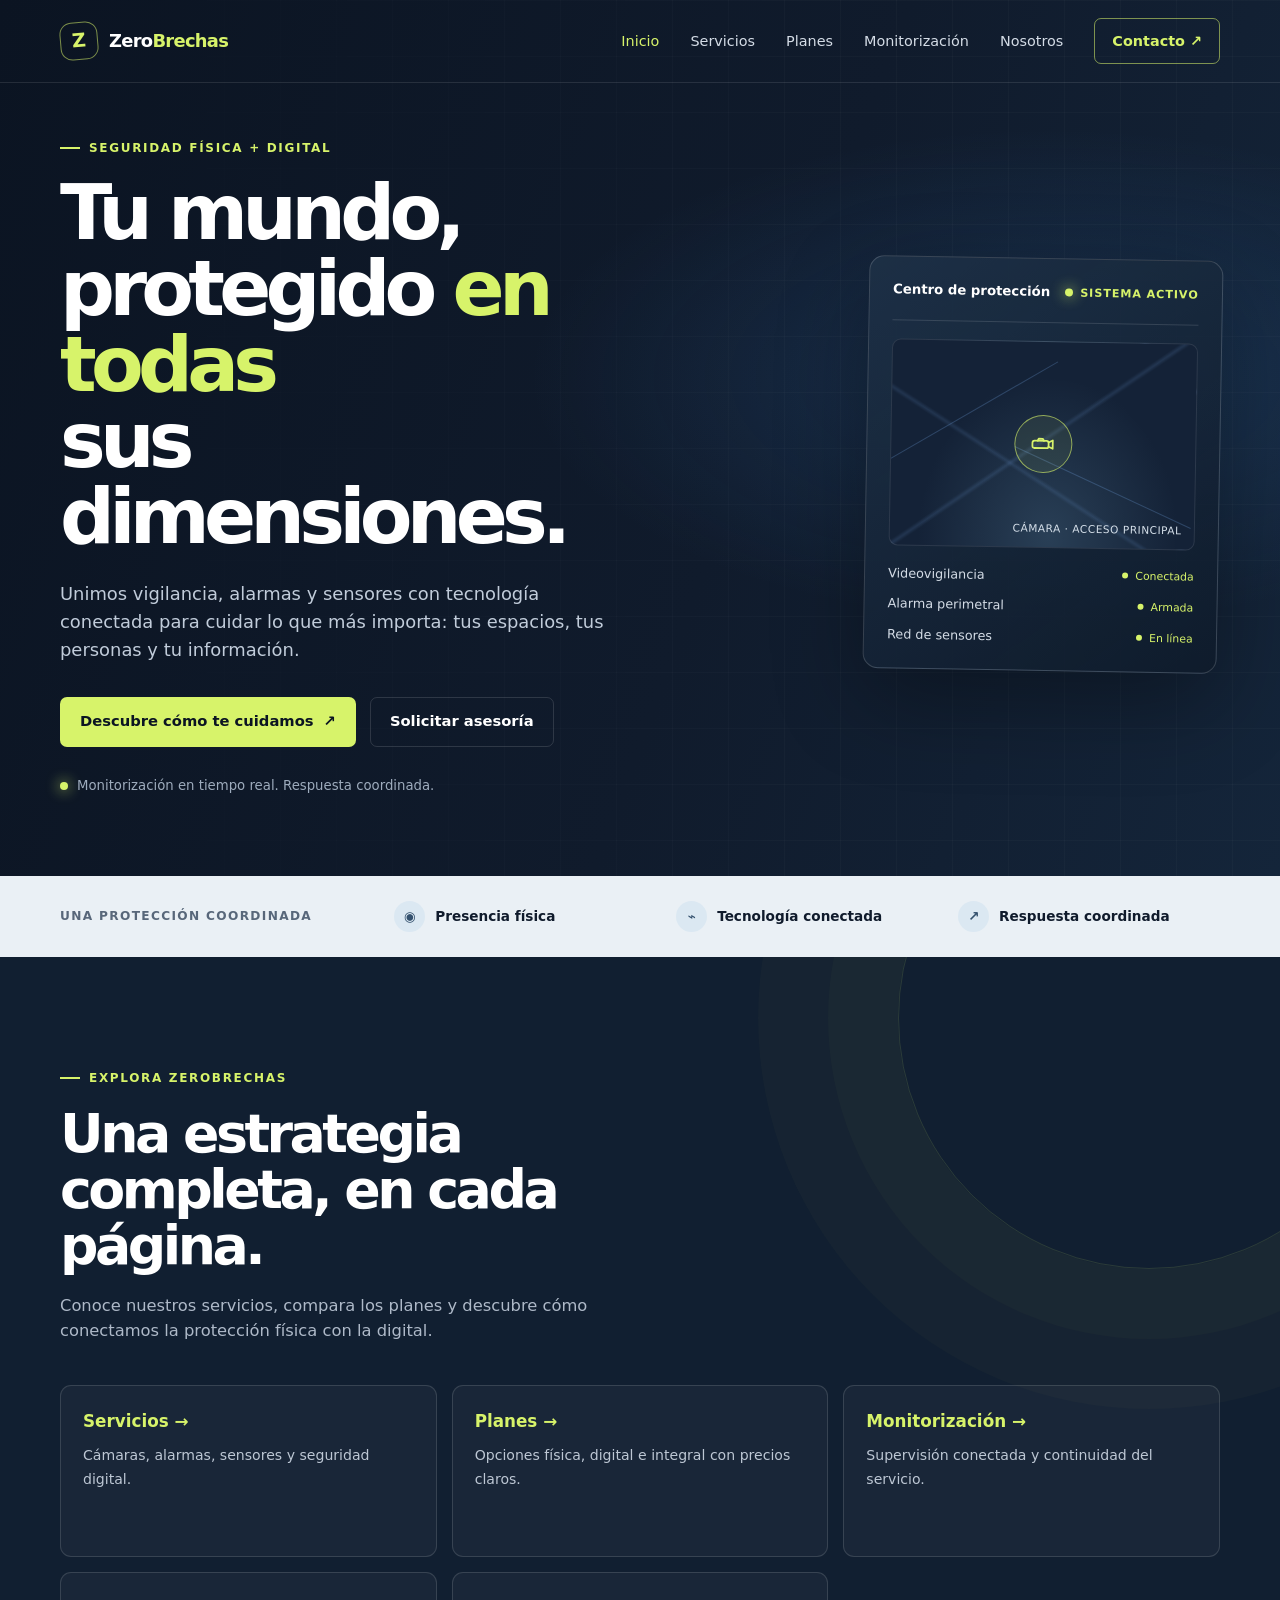
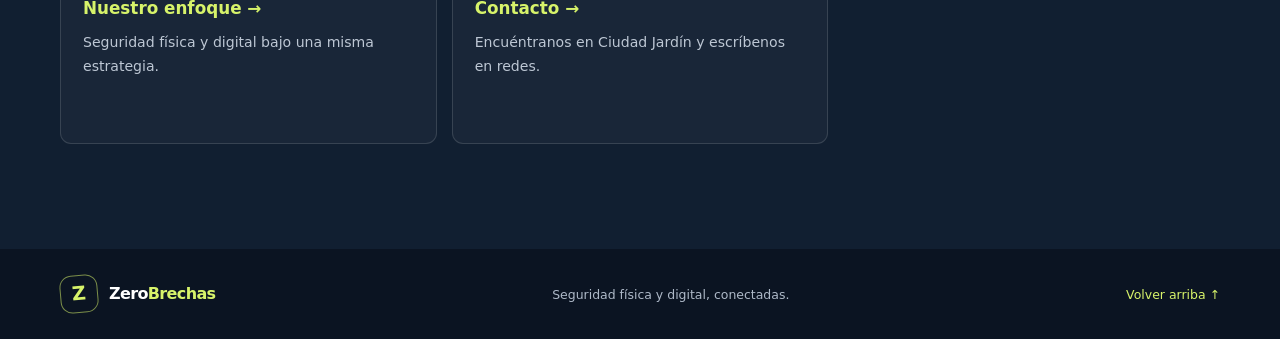
<file: index.html>
<!doctype html>
<html lang="es">
<head>
  <meta charset="utf-8">
  <meta name="viewport" content="width=device-width, initial-scale=1">
  <meta name="theme-color" content="#101b2c">
  <meta name="description" content="Seguridad física y digital conectadas: cámaras, alarmas, sensores y monitorización.">
  <title>Seguridad conectada, protección completa | ZeroBrechas</title>
  <link rel="stylesheet" href="styles.css">
</head>
<body id="top">
  <header class="site-header">
    <nav class="nav wrap" aria-label="Navegación principal">
      <a class="brand" href="index.html" aria-label="ZeroBrechas, inicio">
        <span class="brand-mark" aria-hidden="true">Z</span>
        <span class="brand-name">Zero<span>Brechas</span></span>
      </a>
      <button class="menu-toggle" type="button" aria-expanded="false" aria-controls="nav-links">Menú</button>
      <div class="nav-links" id="nav-links">
        <a data-page-link href="index.html">Inicio</a>
        <a data-page-link href="servicios.html">Servicios</a>
        <a data-page-link href="planes.html">Planes</a>
        <a data-page-link href="monitorizacion.html">Monitorización</a>
        <a data-page-link href="empresa.html">Nosotros</a>
        <a class="nav-cta" data-page-link href="contacto.html">Contacto <span aria-hidden="true">↗</span></a>
      </div>
    </nav>
  </header>
  <main>
    <section class="hero" id="inicio">
      <div class="hero-inner wrap">
        <div>
          <p class="eyebrow">Seguridad física + digital</p>
          <h1>Tu mundo,<br>protegido <span>en todas</span><br>sus dimensiones.</h1>
          <p class="hero-copy">Unimos vigilancia, alarmas y sensores con tecnología conectada para cuidar lo que más importa: tus espacios, tus personas y tu información.</p>
          <div class="hero-actions">
            <a class="button button-primary" href="servicios.html">Descubre cómo te cuidamos <span aria-hidden="true">↗</span></a>
            <a class="button button-quiet" href="contacto.html">Solicitar asesoría</a>
          </div>
          <div class="hero-note"><span class="live-dot" aria-hidden="true"></span> Monitorización en tiempo real. Respuesta coordinada.</div>
        </div>
        <div class="control-card" aria-label="Representación del panel de monitorización">
          <div class="control-top">
            <span class="control-title">Centro de protección</span>
            <span class="status"><span class="live-dot" aria-hidden="true"></span> SISTEMA ACTIVO</span>
          </div>
          <div class="screen">
            <span class="camera-frame" aria-hidden="true">
              <svg viewBox="0 0 24 24" fill="none" stroke="currentColor" stroke-width="1.7" stroke-linecap="round" stroke-linejoin="round"><path d="M4 8.5h11.5a2 2 0 0 1 2 2v3a2 2 0 0 1-2 2H4a2 2 0 0 1-2-2v-3a2 2 0 0 1 2-2Z"/><path d="m17.5 10 4-2v8l-4-2M7 8.5l1-2h4l1 2"/></svg>
            </span>
            <span class="screen-label">CÁMARA · ACCESO PRINCIPAL</span>
          </div>
          <div class="sensor-list">
            <div class="sensor-row"><span>Videovigilancia</span><span class="sensor-state">Conectada</span></div>
            <div class="sensor-row"><span>Alarma perimetral</span><span class="sensor-state">Armada</span></div>
            <div class="sensor-row"><span>Red de sensores</span><span class="sensor-state">En línea</span></div>
          </div>
        </div>
      </div>
    </section>
    <div class="trust-strip" aria-label="Principios del servicio">
      <div class="trust-inner wrap">
        <span class="trust-lead">Una protección coordinada</span>
        <span class="trust-item"><span class="trust-icon" aria-hidden="true">◉</span> Presencia física</span>
        <span class="trust-item"><span class="trust-icon" aria-hidden="true">⌁</span> Tecnología conectada</span>
        <span class="trust-item"><span class="trust-icon" aria-hidden="true">↗</span> Respuesta coordinada</span>
      </div>
    </div>
    <section class="section approach">
      <div class="wrap">
        <div class="section-heading">
          <p class="eyebrow">Explora ZeroBrechas</p>
          <h2>Una estrategia completa, en cada página.</h2>
          <p>Conoce nuestros servicios, compara los planes y descubre cómo conectamos la protección física con la digital.</p>
        </div>
        <div class="home-links">
          <a class="home-link-card" href="servicios.html"><strong>Servicios →</strong><span>Cámaras, alarmas, sensores y seguridad digital.</span></a>
          <a class="home-link-card" href="planes.html"><strong>Planes →</strong><span>Opciones física, digital e integral con precios claros.</span></a>
          <a class="home-link-card" href="monitorizacion.html"><strong>Monitorización →</strong><span>Supervisión conectada y continuidad del servicio.</span></a>
          <a class="home-link-card" href="empresa.html"><strong>Nuestro enfoque →</strong><span>Seguridad física y digital bajo una misma estrategia.</span></a>
          <a class="home-link-card" href="contacto.html"><strong>Contacto →</strong><span>Encuéntranos en Ciudad Jardín y escríbenos en redes.</span></a>
        </div>
      </div>
    </section>
  </main>
  <footer class="footer">
    <div class="footer-inner wrap">
      <a class="brand" href="index.html"><span class="brand-mark" aria-hidden="true">Z</span><span class="brand-name">Zero<span>Brechas</span></span></a>
      <p class="footer-note">Seguridad física y digital, conectadas.</p>
      <a class="back-top" href="#top">Volver arriba ↑</a>
    </div>
  </footer>
  <script src="script.js" defer></script>
</body>
</html>
</file>
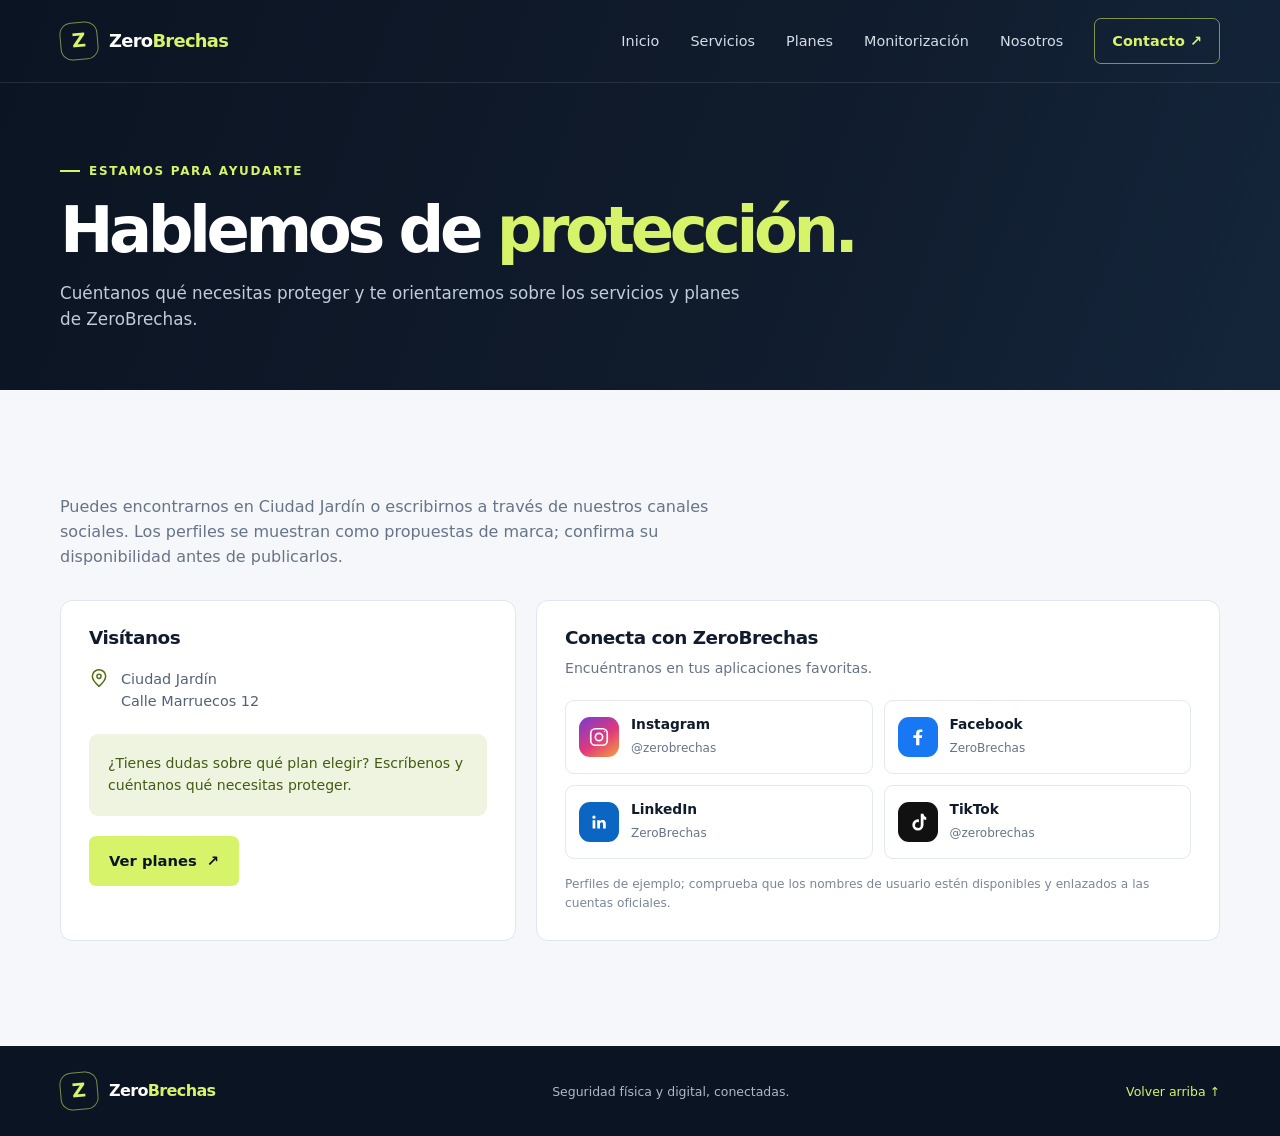
<file: contacto.html>
<!doctype html>
<html lang="es">
<head>
  <meta charset="utf-8">
  <meta name="viewport" content="width=device-width, initial-scale=1">
  <meta name="theme-color" content="#101b2c">
  <meta name="description" content="Contacta con ZeroBrechas en Ciudad Jardín o a través de sus canales sociales.">
  <title>Contacto | ZeroBrechas</title>
  <link rel="stylesheet" href="styles.css">
</head>
<body id="top">
  <header class="site-header">
    <nav class="nav wrap" aria-label="Navegación principal">
      <a class="brand" href="index.html" aria-label="ZeroBrechas, inicio">
        <span class="brand-mark" aria-hidden="true">Z</span>
        <span class="brand-name">Zero<span>Brechas</span></span>
      </a>
      <button class="menu-toggle" type="button" aria-expanded="false" aria-controls="nav-links">Menú</button>
      <div class="nav-links" id="nav-links">
        <a data-page-link href="index.html">Inicio</a>
        <a data-page-link href="servicios.html">Servicios</a>
        <a data-page-link href="planes.html">Planes</a>
        <a data-page-link href="monitorizacion.html">Monitorización</a>
        <a data-page-link href="empresa.html">Nosotros</a>
        <a class="nav-cta" data-page-link href="contacto.html">Contacto <span aria-hidden="true">↗</span></a>
      </div>
    </nav>
  </header>
  <main>
    <section class="page-hero">
      <div class="wrap"><p class="eyebrow">Estamos para ayudarte</p><h1>Hablemos de <span>protección.</span></h1><p>Cuéntanos qué necesitas proteger y te orientaremos sobre los servicios y planes de ZeroBrechas.</p></div>
    </section>
    <section class="section contact">
      <div class="wrap">
        <p class="contact-intro">Puedes encontrarnos en Ciudad Jardín o escribirnos a través de nuestros canales sociales. Los perfiles se muestran como propuestas de marca; confirma su disponibilidad antes de publicarlos.</p>
        <div class="contact-page-grid">
          <article class="contact-location">
            <h2>Visítanos</h2>
            <div class="address">
              <svg viewBox="0 0 24 24" fill="none" stroke="currentColor" stroke-width="1.8" stroke-linecap="round" stroke-linejoin="round" aria-hidden="true"><path d="M20 10c0 5-8 12-8 12S4 15 4 10a8 8 0 1 1 16 0Z"/><circle cx="12" cy="10" r="2.5"/></svg>
              <span>Ciudad Jardín<br>Calle Marruecos 12</span>
            </div>
            <div class="contact-followup">¿Tienes dudas sobre qué plan elegir? Escríbenos y cuéntanos qué necesitas proteger.</div>
            <a class="button button-primary contact-plan-link" href="planes.html">Ver planes <span aria-hidden="true">↗</span></a>
          </article>
          <article class="contact-channels">
            <h2>Conecta con ZeroBrechas</h2>
            <p>Encuéntranos en tus aplicaciones favoritas.</p>
            <div class="social-contact-grid">
              <a class="social-contact-card" href="https://www.instagram.com/zerobrechas/" target="_blank" rel="noopener noreferrer"><span class="social-logo instagram" aria-hidden="true"><svg viewBox="0 0 24 24" fill="none" stroke="currentColor" stroke-width="1.8"><rect x="3" y="3" width="18" height="18" rx="5"/><circle cx="12" cy="12" r="4"/><circle cx="18" cy="6" r=".8" fill="currentColor" stroke="none"/></svg></span><span><strong>Instagram</strong><small>@zerobrechas</small></span></a>
              <a class="social-contact-card" href="https://www.facebook.com/zerobrechas/" target="_blank" rel="noopener noreferrer"><span class="social-logo facebook" aria-hidden="true"><svg viewBox="0 0 24 24" fill="currentColor"><path d="M13.5 21v-8h2.7l.4-3h-3.1V8.1c0-.9.3-1.5 1.6-1.5h1.7V3.9c-.3 0-1.4-.1-2.6-.1-2.6 0-4.3 1.6-4.3 4.5V10H7v3h2.9v8h3.6Z"/></svg></span><span><strong>Facebook</strong><small>ZeroBrechas</small></span></a>
              <a class="social-contact-card" href="https://www.linkedin.com/company/zerobrechas/" target="_blank" rel="noopener noreferrer"><span class="social-logo linkedin" aria-hidden="true"><svg viewBox="0 0 24 24" fill="currentColor"><path d="M6.5 8.5a1.8 1.8 0 1 0 0-3.6 1.8 1.8 0 0 0 0 3.6ZM5 10h3v9H5zm5 0h2.9v1.2h.1c.4-.8 1.4-1.5 2.8-1.5 3 0 3.6 2 3.6 4.5V19h-3v-4.3c0-1 0-2.4-1.5-2.4s-1.8 1.1-1.8 2.3V19h-3z"/></svg></span><span><strong>LinkedIn</strong><small>ZeroBrechas</small></span></a>
              <a class="social-contact-card" href="https://www.tiktok.com/@zerobrechas" target="_blank" rel="noopener noreferrer"><span class="social-logo tiktok" aria-hidden="true"><svg viewBox="0 0 24 24" fill="currentColor"><path d="M15 3h3c.2 1.8 1.3 3.3 3 3.8v3.1a8.3 8.3 0 0 1-3-.9v6.2a6.1 6.1 0 1 1-6.1-6.1c.4 0 .8 0 1.1.1v3.2a3.1 3.1 0 1 0 2 2.9z"/></svg></span><span><strong>TikTok</strong><small>@zerobrechas</small></span></a>
            </div>
            <p class="profile-note">Perfiles de ejemplo; comprueba que los nombres de usuario estén disponibles y enlazados a las cuentas oficiales.</p>
          </article>
        </div>
      </div>
    </section>
  </main>
  <footer class="footer">
    <div class="footer-inner wrap">
      <a class="brand" href="index.html"><span class="brand-mark" aria-hidden="true">Z</span><span class="brand-name">Zero<span>Brechas</span></span></a>
      <p class="footer-note">Seguridad física y digital, conectadas.</p>
      <a class="back-top" href="#top">Volver arriba ↑</a>
    </div>
  </footer>
  <script src="script.js" defer></script>
</body>
</html>
</file>
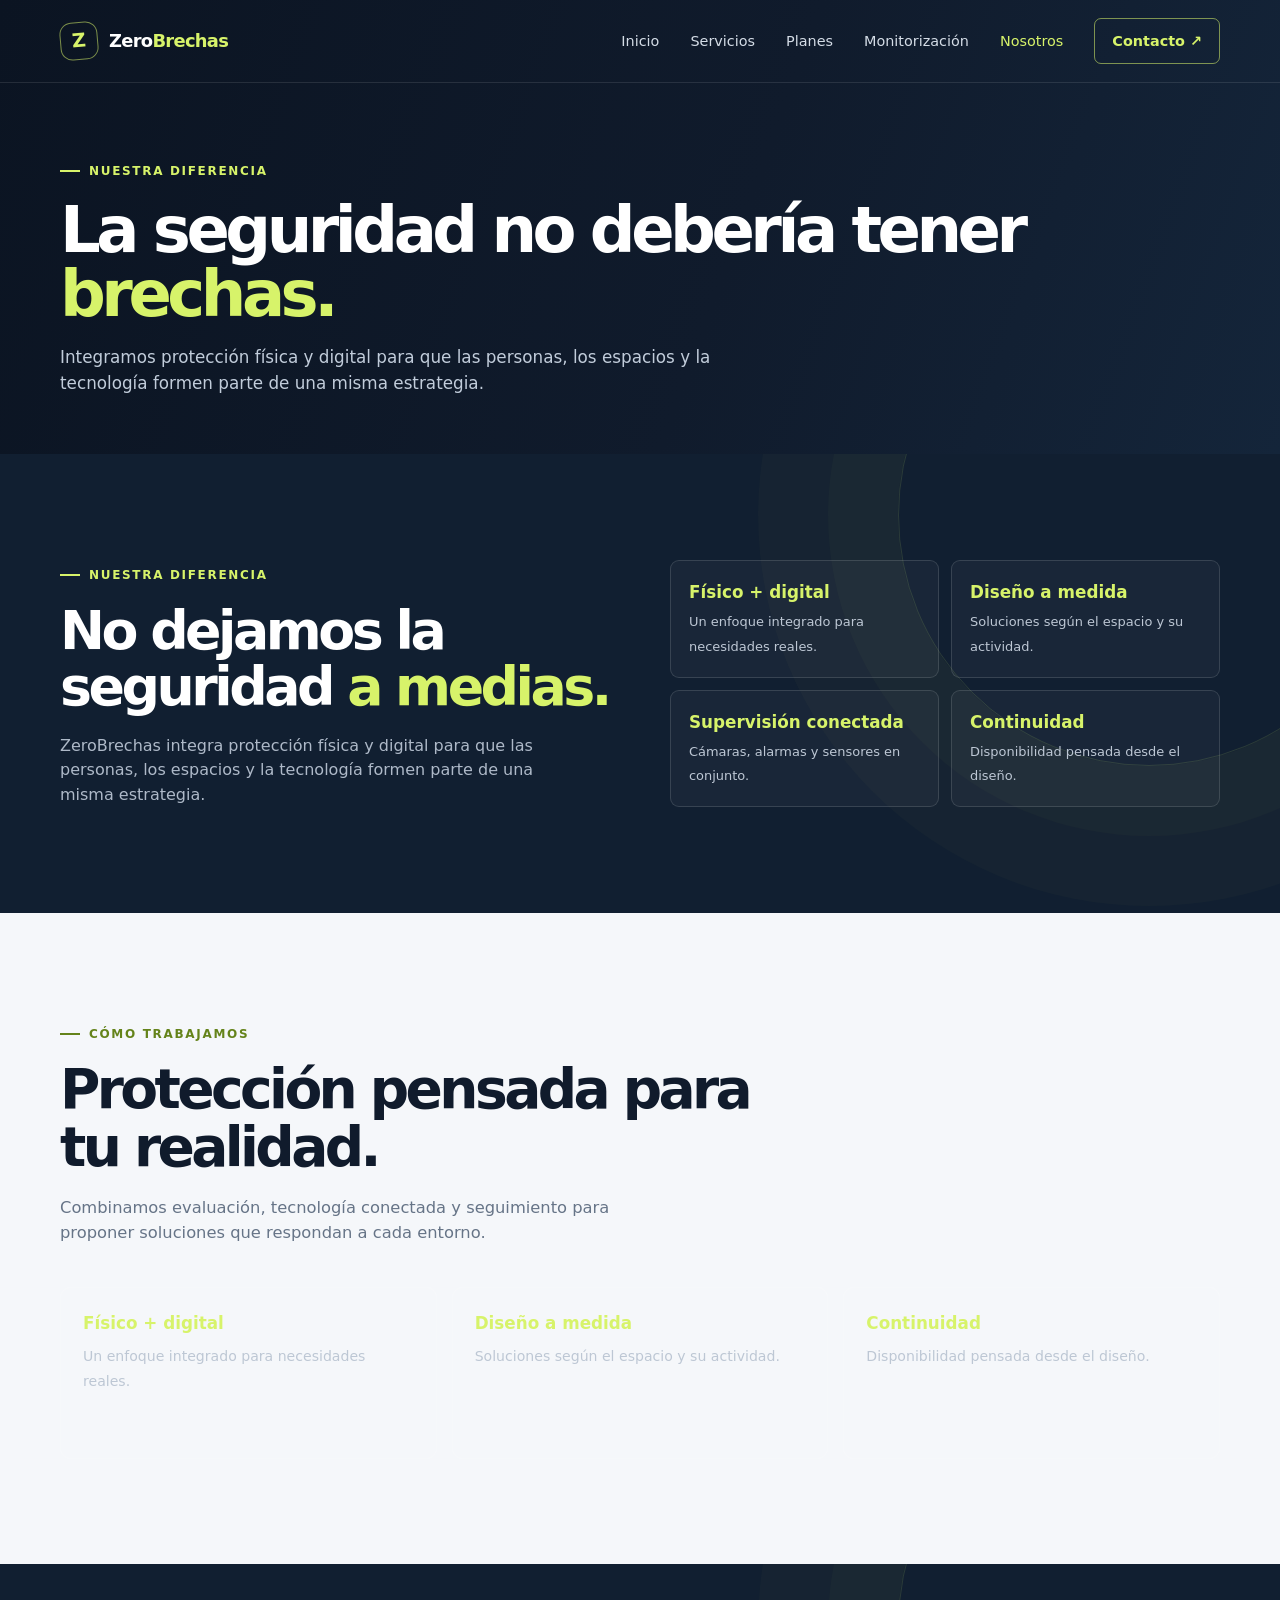
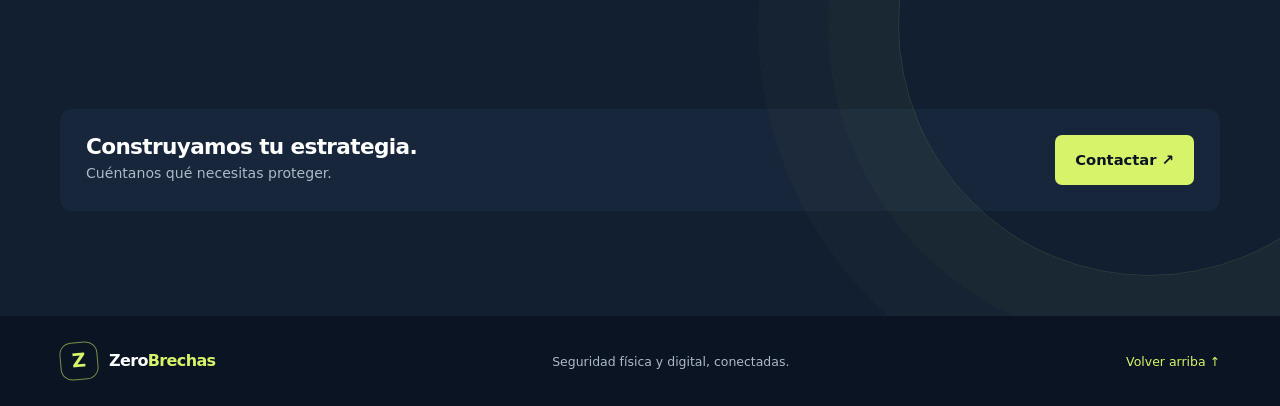
<file: empresa.html>
<!doctype html>
<html lang="es">
<head>
  <meta charset="utf-8">
  <meta name="viewport" content="width=device-width, initial-scale=1">
  <meta name="theme-color" content="#101b2c">
  <meta name="description" content="ZeroBrechas integra seguridad física y digital en una estrategia coordinada.">
  <title>Nuestro enfoque | ZeroBrechas</title>
  <link rel="stylesheet" href="styles.css">
</head>
<body id="top">
  <header class="site-header">
    <nav class="nav wrap" aria-label="Navegación principal">
      <a class="brand" href="index.html" aria-label="ZeroBrechas, inicio">
        <span class="brand-mark" aria-hidden="true">Z</span>
        <span class="brand-name">Zero<span>Brechas</span></span>
      </a>
      <button class="menu-toggle" type="button" aria-expanded="false" aria-controls="nav-links">Menú</button>
      <div class="nav-links" id="nav-links">
        <a data-page-link href="index.html">Inicio</a>
        <a data-page-link href="servicios.html">Servicios</a>
        <a data-page-link href="planes.html">Planes</a>
        <a data-page-link href="monitorizacion.html">Monitorización</a>
        <a data-page-link href="empresa.html">Nosotros</a>
        <a class="nav-cta" data-page-link href="contacto.html">Contacto <span aria-hidden="true">↗</span></a>
      </div>
    </nav>
  </header>
  <main>
    <section class="page-hero">
      <div class="wrap"><p class="eyebrow">Nuestra diferencia</p><h1>La seguridad no debería tener <span>brechas.</span></h1><p>Integramos protección física y digital para que las personas, los espacios y la tecnología formen parte de una misma estrategia.</p></div>
    </section>
    <section class="section approach" id="nosotros">
      <div class="approach-grid wrap">
        <div>
          <p class="eyebrow">Nuestra diferencia</p>
          <h2>No dejamos la seguridad <span>a medias.</span></h2>
          <p class="approach-copy">ZeroBrechas integra protección física y digital para que las personas, los espacios y la tecnología formen parte de una misma estrategia.</p>
        </div>
        <div class="approach-points">
          <div class="approach-point"><strong>Físico + digital</strong><span>Un enfoque integrado para necesidades reales.</span></div>
          <div class="approach-point"><strong>Diseño a medida</strong><span>Soluciones según el espacio y su actividad.</span></div>
          <div class="approach-point"><strong>Supervisión conectada</strong><span>Cámaras, alarmas y sensores en conjunto.</span></div>
          <div class="approach-point"><strong>Continuidad</strong><span>Disponibilidad pensada desde el diseño.</span></div>
        </div>
      </div>
    </section>
    <section class="section services"><div class="wrap"><div class="section-heading"><p class="eyebrow">Cómo trabajamos</p><h2>Protección pensada para tu realidad.</h2><p>Combinamos evaluación, tecnología conectada y seguimiento para proponer soluciones que respondan a cada entorno.</p></div><div class="home-links"><div class="home-link-card"><strong>Físico + digital</strong><span>Un enfoque integrado para necesidades reales.</span></div><div class="home-link-card"><strong>Diseño a medida</strong><span>Soluciones según el espacio y su actividad.</span></div><div class="home-link-card"><strong>Continuidad</strong><span>Disponibilidad pensada desde el diseño.</span></div></div></div></section>
    <section class="section approach"><div class="wrap page-cta"><div><h2>Construyamos tu estrategia.</h2><p>Cuéntanos qué necesitas proteger.</p></div><a class="button button-primary" href="contacto.html">Contactar ↗</a></div></section>
  </main>
  <footer class="footer">
    <div class="footer-inner wrap">
      <a class="brand" href="index.html"><span class="brand-mark" aria-hidden="true">Z</span><span class="brand-name">Zero<span>Brechas</span></span></a>
      <p class="footer-note">Seguridad física y digital, conectadas.</p>
      <a class="back-top" href="#top">Volver arriba ↑</a>
    </div>
  </footer>
  <script src="script.js" defer></script>
</body>
</html>
</file>
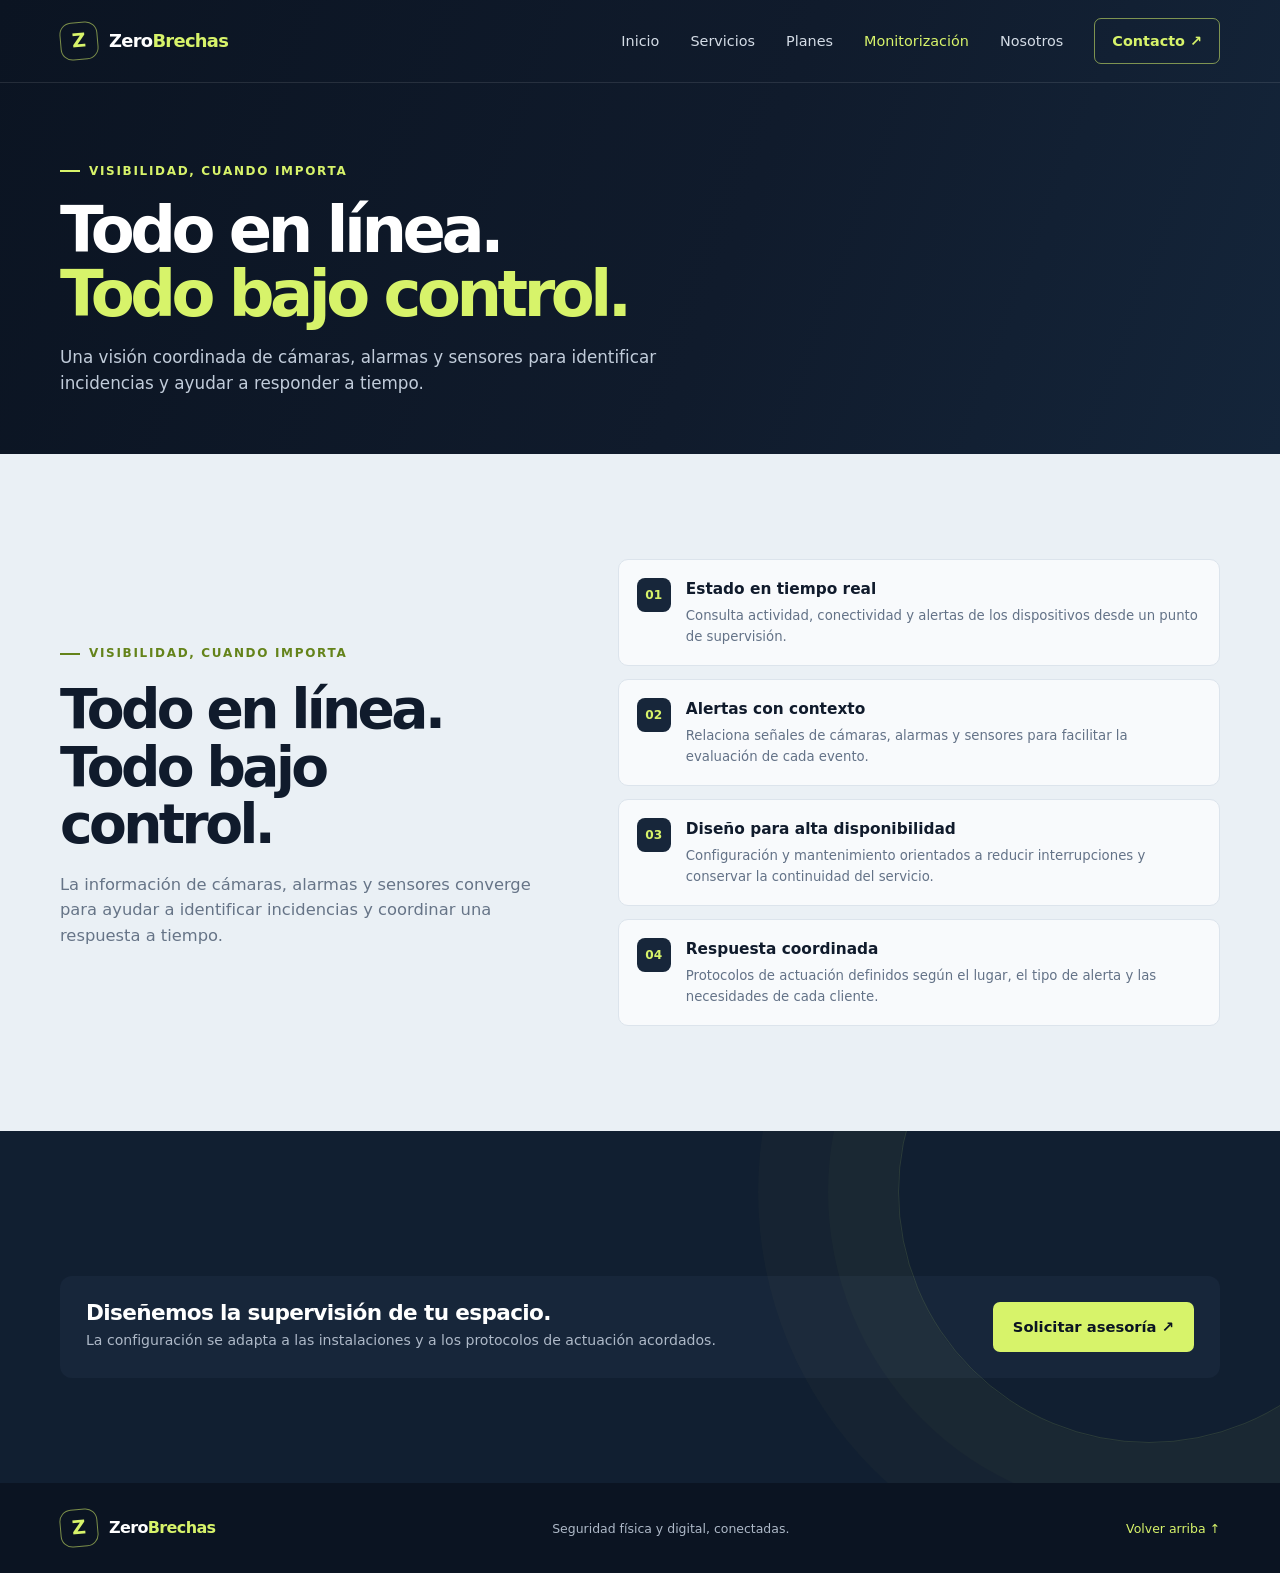
<file: monitorizacion.html>
<!doctype html>
<html lang="es">
<head>
  <meta charset="utf-8">
  <meta name="viewport" content="width=device-width, initial-scale=1">
  <meta name="theme-color" content="#101b2c">
  <meta name="description" content="Monitorización conectada de cámaras, alarmas y sensores con un enfoque de alta disponibilidad.">
  <title>Monitorización en tiempo real | ZeroBrechas</title>
  <link rel="stylesheet" href="styles.css">
</head>
<body id="top">
  <header class="site-header">
    <nav class="nav wrap" aria-label="Navegación principal">
      <a class="brand" href="index.html" aria-label="ZeroBrechas, inicio">
        <span class="brand-mark" aria-hidden="true">Z</span>
        <span class="brand-name">Zero<span>Brechas</span></span>
      </a>
      <button class="menu-toggle" type="button" aria-expanded="false" aria-controls="nav-links">Menú</button>
      <div class="nav-links" id="nav-links">
        <a data-page-link href="index.html">Inicio</a>
        <a data-page-link href="servicios.html">Servicios</a>
        <a data-page-link href="planes.html">Planes</a>
        <a data-page-link href="monitorizacion.html">Monitorización</a>
        <a data-page-link href="empresa.html">Nosotros</a>
        <a class="nav-cta" data-page-link href="contacto.html">Contacto <span aria-hidden="true">↗</span></a>
      </div>
    </nav>
  </header>
  <main>
    <section class="page-hero">
      <div class="wrap"><p class="eyebrow">Visibilidad, cuando importa</p><h1>Todo en línea.<br><span>Todo bajo control.</span></h1><p>Una visión coordinada de cámaras, alarmas y sensores para identificar incidencias y ayudar a responder a tiempo.</p></div>
    </section>
    <section class="section monitoring" id="monitorizacion">
      <div class="monitor-layout wrap">
        <div class="section-heading">
          <p class="eyebrow">Visibilidad, cuando importa</p>
          <h2>Todo en línea.<br>Todo bajo control.</h2>
          <p>La información de cámaras, alarmas y sensores converge para ayudar a identificar incidencias y coordinar una respuesta a tiempo.</p>
        </div>
        <div class="feature-list">
          <article class="feature">
            <span class="feature-number">01</span>
            <div><h3>Estado en tiempo real</h3><p>Consulta actividad, conectividad y alertas de los dispositivos desde un punto de supervisión.</p></div>
          </article>
          <article class="feature">
            <span class="feature-number">02</span>
            <div><h3>Alertas con contexto</h3><p>Relaciona señales de cámaras, alarmas y sensores para facilitar la evaluación de cada evento.</p></div>
          </article>
          <article class="feature">
            <span class="feature-number">03</span>
            <div><h3>Diseño para alta disponibilidad</h3><p>Configuración y mantenimiento orientados a reducir interrupciones y conservar la continuidad del servicio.</p></div>
          </article>
          <article class="feature">
            <span class="feature-number">04</span>
            <div><h3>Respuesta coordinada</h3><p>Protocolos de actuación definidos según el lugar, el tipo de alerta y las necesidades de cada cliente.</p></div>
          </article>
        </div>
      </div>
    </section>
    <section class="section approach"><div class="wrap page-cta"><div><h2>Diseñemos la supervisión de tu espacio.</h2><p>La configuración se adapta a las instalaciones y a los protocolos de actuación acordados.</p></div><a class="button button-primary" href="contacto.html">Solicitar asesoría ↗</a></div></section>
  </main>
  <footer class="footer">
    <div class="footer-inner wrap">
      <a class="brand" href="index.html"><span class="brand-mark" aria-hidden="true">Z</span><span class="brand-name">Zero<span>Brechas</span></span></a>
      <p class="footer-note">Seguridad física y digital, conectadas.</p>
      <a class="back-top" href="#top">Volver arriba ↑</a>
    </div>
  </footer>
  <script src="script.js" defer></script>
</body>
</html>
</file>
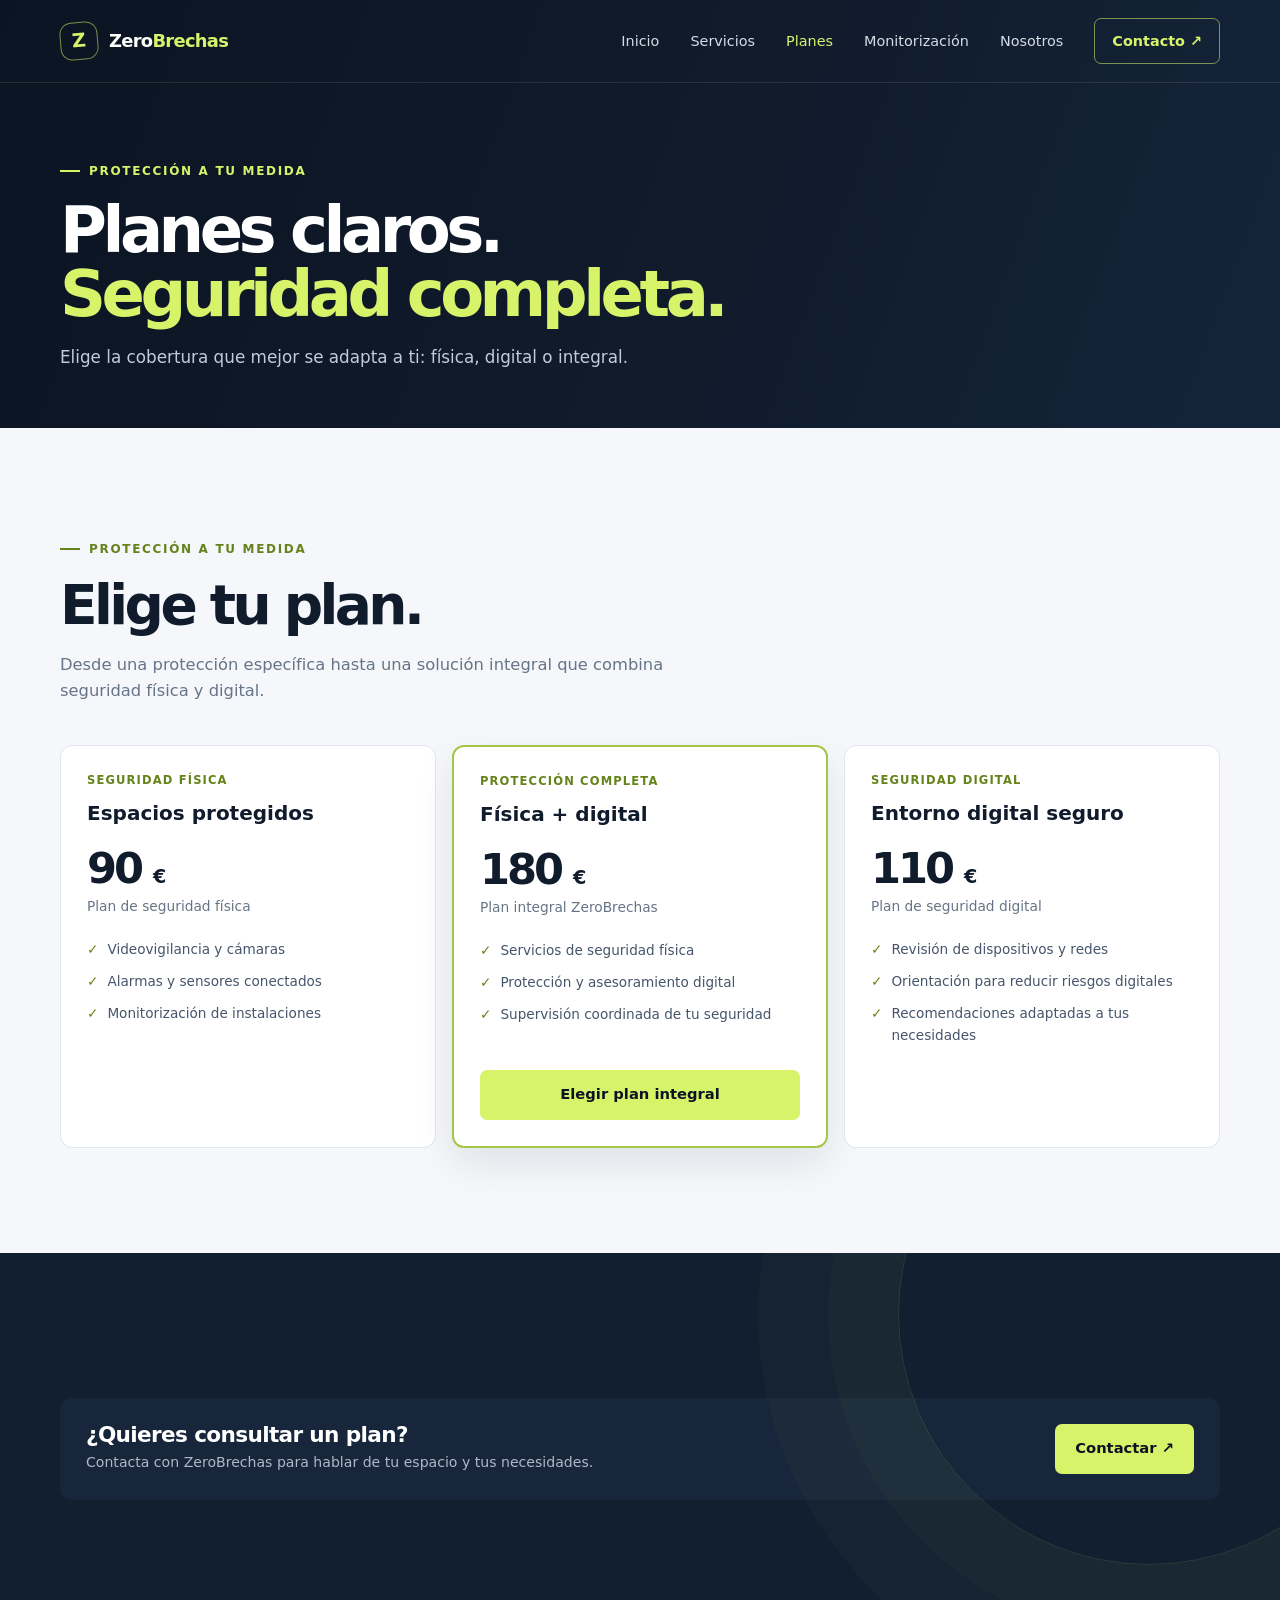
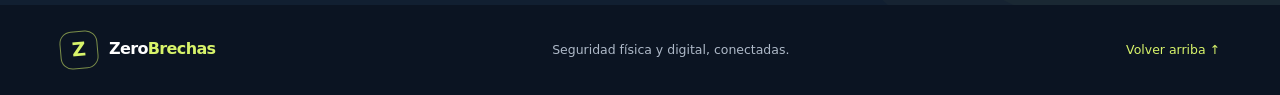
<file: planes.html>
<!doctype html>
<html lang="es">
<head>
  <meta charset="utf-8">
  <meta name="viewport" content="width=device-width, initial-scale=1">
  <meta name="theme-color" content="#101b2c">
  <meta name="description" content="Compara los planes físico, digital e integral de ZeroBrechas.">
  <title>Planes de seguridad | ZeroBrechas</title>
  <link rel="stylesheet" href="styles.css">
</head>
<body id="top">
  <header class="site-header">
    <nav class="nav wrap" aria-label="Navegación principal">
      <a class="brand" href="index.html" aria-label="ZeroBrechas, inicio">
        <span class="brand-mark" aria-hidden="true">Z</span>
        <span class="brand-name">Zero<span>Brechas</span></span>
      </a>
      <button class="menu-toggle" type="button" aria-expanded="false" aria-controls="nav-links">Menú</button>
      <div class="nav-links" id="nav-links">
        <a data-page-link href="index.html">Inicio</a>
        <a data-page-link href="servicios.html">Servicios</a>
        <a data-page-link href="planes.html">Planes</a>
        <a data-page-link href="monitorizacion.html">Monitorización</a>
        <a data-page-link href="empresa.html">Nosotros</a>
        <a class="nav-cta" data-page-link href="contacto.html">Contacto <span aria-hidden="true">↗</span></a>
      </div>
    </nav>
  </header>
  <main>
    <section class="page-hero">
      <div class="wrap"><p class="eyebrow">Protección a tu medida</p><h1>Planes claros.<br><span>Seguridad completa.</span></h1><p>Elige la cobertura que mejor se adapta a ti: física, digital o integral.</p></div>
    </section>
    <section class="section plans" id="planes">
      <div class="wrap">
        <div class="section-heading">
          <p class="eyebrow">Protección a tu medida</p>
          <h2>Elige tu plan.</h2>
          <p>Desde una protección específica hasta una solución integral que combina seguridad física y digital.</p>
        </div>
        <div class="plan-grid">
          <article class="plan-card">
            <p class="plan-tag">Seguridad física</p>
            <h3>Espacios protegidos</h3>
            <p class="plan-price">90 <span>€</span></p>
            <p class="plan-detail">Plan de seguridad física</p>
            <ul class="plan-features">
              <li>Videovigilancia y cámaras</li>
              <li>Alarmas y sensores conectados</li>
              <li>Monitorización de instalaciones</li>
            </ul>
            <a class="button button-quiet" href="contacto.html">Consultar este plan</a>
          </article>
          <article class="plan-card featured">
            <p class="plan-tag">Protección completa</p>
            <h3>Física + digital</h3>
            <p class="plan-price">180 <span>€</span></p>
            <p class="plan-detail">Plan integral ZeroBrechas</p>
            <ul class="plan-features">
              <li>Servicios de seguridad física</li>
              <li>Protección y asesoramiento digital</li>
              <li>Supervisión coordinada de tu seguridad</li>
            </ul>
            <a class="button button-primary" href="contacto.html">Elegir plan integral</a>
          </article>
          <article class="plan-card">
            <p class="plan-tag">Seguridad digital</p>
            <h3>Entorno digital seguro</h3>
            <p class="plan-price">110 <span>€</span></p>
            <p class="plan-detail">Plan de seguridad digital</p>
            <ul class="plan-features">
              <li>Revisión de dispositivos y redes</li>
              <li>Orientación para reducir riesgos digitales</li>
              <li>Recomendaciones adaptadas a tus necesidades</li>
            </ul>
            <a class="button button-quiet" href="contacto.html">Consultar este plan</a>
          </article>
        </div>
      </div>
    </section>
    <section class="section approach"><div class="wrap page-cta"><div><h2>¿Quieres consultar un plan?</h2><p>Contacta con ZeroBrechas para hablar de tu espacio y tus necesidades.</p></div><a class="button button-primary" href="contacto.html">Contactar ↗</a></div></section>
  </main>
  <footer class="footer">
    <div class="footer-inner wrap">
      <a class="brand" href="index.html"><span class="brand-mark" aria-hidden="true">Z</span><span class="brand-name">Zero<span>Brechas</span></span></a>
      <p class="footer-note">Seguridad física y digital, conectadas.</p>
      <a class="back-top" href="#top">Volver arriba ↑</a>
    </div>
  </footer>
  <script src="script.js" defer></script>
</body>
</html>
</file>
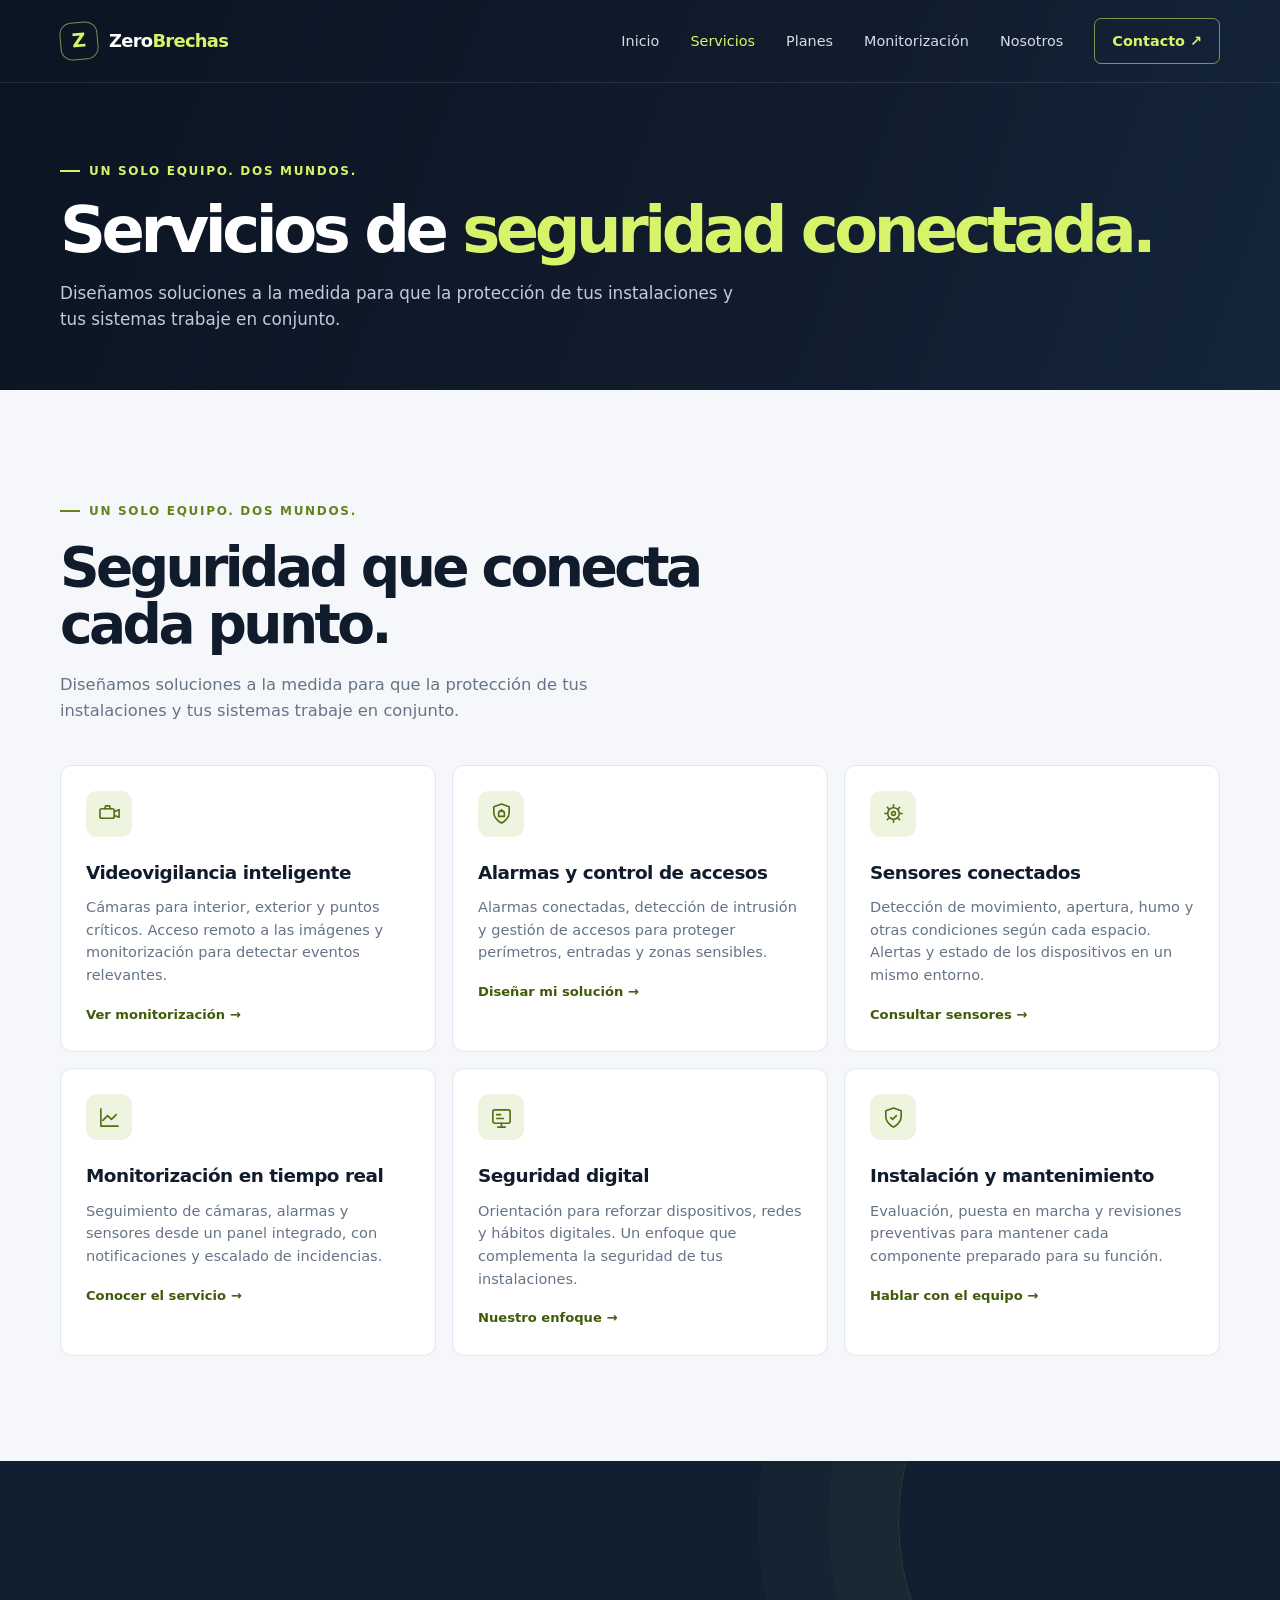
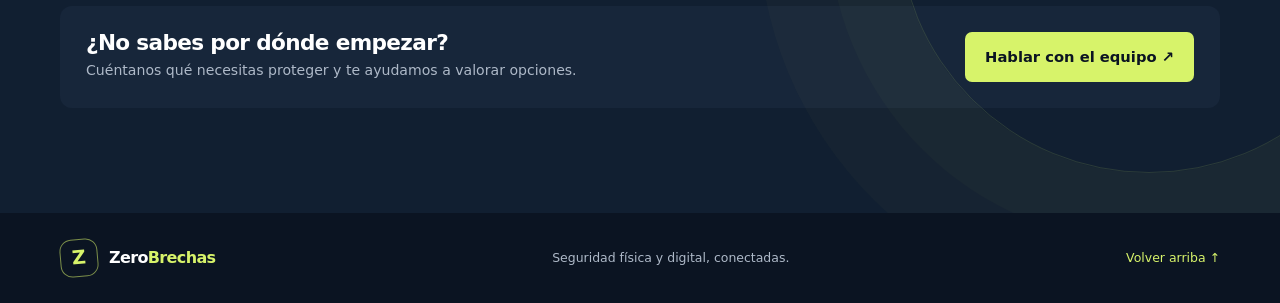
<file: servicios.html>
<!doctype html>
<html lang="es">
<head>
  <meta charset="utf-8">
  <meta name="viewport" content="width=device-width, initial-scale=1">
  <meta name="theme-color" content="#101b2c">
  <meta name="description" content="Conoce los servicios de videovigilancia, alarmas, sensores y seguridad digital de ZeroBrechas.">
  <title>Servicios de seguridad física y digital | ZeroBrechas</title>
  <link rel="stylesheet" href="styles.css">
</head>
<body id="top">
  <header class="site-header">
    <nav class="nav wrap" aria-label="Navegación principal">
      <a class="brand" href="index.html" aria-label="ZeroBrechas, inicio">
        <span class="brand-mark" aria-hidden="true">Z</span>
        <span class="brand-name">Zero<span>Brechas</span></span>
      </a>
      <button class="menu-toggle" type="button" aria-expanded="false" aria-controls="nav-links">Menú</button>
      <div class="nav-links" id="nav-links">
        <a data-page-link href="index.html">Inicio</a>
        <a data-page-link href="servicios.html">Servicios</a>
        <a data-page-link href="planes.html">Planes</a>
        <a data-page-link href="monitorizacion.html">Monitorización</a>
        <a data-page-link href="empresa.html">Nosotros</a>
        <a class="nav-cta" data-page-link href="contacto.html">Contacto <span aria-hidden="true">↗</span></a>
      </div>
    </nav>
  </header>
  <main>
    <section class="page-hero">
      <div class="wrap"><p class="eyebrow">Un solo equipo. Dos mundos.</p><h1>Servicios de <span>seguridad conectada.</span></h1><p>Diseñamos soluciones a la medida para que la protección de tus instalaciones y tus sistemas trabaje en conjunto.</p></div>
    </section>
    <section class="section services" id="servicios">
      <div class="wrap">
        <div class="section-heading">
          <p class="eyebrow">Un solo equipo. Dos mundos.</p>
          <h2>Seguridad que conecta cada punto.</h2>
          <p>Diseñamos soluciones a la medida para que la protección de tus instalaciones y tus sistemas trabaje en conjunto.</p>
        </div>
        <div class="service-grid">
          <article class="service-card">
            <span class="service-icon" aria-hidden="true"><svg viewBox="0 0 24 24" fill="none" stroke="currentColor" stroke-width="1.7" stroke-linecap="round" stroke-linejoin="round"><path d="M4 7h11a2 2 0 0 1 2 2v6a2 2 0 0 1-2 2H4a2 2 0 0 1-2-2V9a2 2 0 0 1 2-2Z"/><path d="m17 10 5-2v8l-5-2M7 7l1-3h4l1 3"/></svg></span>
            <h3>Videovigilancia inteligente</h3>
            <p>Cámaras para interior, exterior y puntos críticos. Acceso remoto a las imágenes y monitorización para detectar eventos relevantes.</p>
            <a href="monitorizacion.html">Ver monitorización <span aria-hidden="true">→</span></a>
          </article>
          <article class="service-card">
            <span class="service-icon" aria-hidden="true"><svg viewBox="0 0 24 24" fill="none" stroke="currentColor" stroke-width="1.7" stroke-linecap="round" stroke-linejoin="round"><path d="M12 22s8-4 8-11V5l-8-3-8 3v6c0 7 8 11 8 11Z"/><path d="M9 12a3 3 0 0 1 6 0v3H9zM12 10V8"/></svg></span>
            <h3>Alarmas y control de accesos</h3>
            <p>Alarmas conectadas, detección de intrusión y gestión de accesos para proteger perímetros, entradas y zonas sensibles.</p>
            <a href="contacto.html">Diseñar mi solución <span aria-hidden="true">→</span></a>
          </article>
          <article class="service-card">
            <span class="service-icon" aria-hidden="true"><svg viewBox="0 0 24 24" fill="none" stroke="currentColor" stroke-width="1.7" stroke-linecap="round" stroke-linejoin="round"><path d="M12 3v2M12 19v2M3 12h2m14 0h2M5.64 5.64l1.42 1.42m9.88 9.88 1.42 1.42m0-12.72-1.42 1.42m-9.88 9.88-1.42 1.42"/><circle cx="12" cy="12" r="6"/><circle cx="12" cy="12" r="2"/></svg></span>
            <h3>Sensores conectados</h3>
            <p>Detección de movimiento, apertura, humo y otras condiciones según cada espacio. Alertas y estado de los dispositivos en un mismo entorno.</p>
            <a href="contacto.html">Consultar sensores <span aria-hidden="true">→</span></a>
          </article>
          <article class="service-card">
            <span class="service-icon" aria-hidden="true"><svg viewBox="0 0 24 24" fill="none" stroke="currentColor" stroke-width="1.7" stroke-linecap="round" stroke-linejoin="round"><path d="M3 3v18h18"/><path d="m19 9-5 5-4-4-5 5"/></svg></span>
            <h3>Monitorización en tiempo real</h3>
            <p>Seguimiento de cámaras, alarmas y sensores desde un panel integrado, con notificaciones y escalado de incidencias.</p>
            <a href="monitorizacion.html">Conocer el servicio <span aria-hidden="true">→</span></a>
          </article>
          <article class="service-card">
            <span class="service-icon" aria-hidden="true"><svg viewBox="0 0 24 24" fill="none" stroke="currentColor" stroke-width="1.7" stroke-linecap="round" stroke-linejoin="round"><rect x="3" y="4" width="18" height="14" rx="2"/><path d="M8 22h8m-4-4v4M7 9h4m-4 4h7"/></svg></span>
            <h3>Seguridad digital</h3>
            <p>Orientación para reforzar dispositivos, redes y hábitos digitales. Un enfoque que complementa la seguridad de tus instalaciones.</p>
            <a href="empresa.html">Nuestro enfoque <span aria-hidden="true">→</span></a>
          </article>
          <article class="service-card">
            <span class="service-icon" aria-hidden="true"><svg viewBox="0 0 24 24" fill="none" stroke="currentColor" stroke-width="1.7" stroke-linecap="round" stroke-linejoin="round"><path d="M12 22s8-4 8-11V5l-8-3-8 3v6c0 7 8 11 8 11Z"/><path d="m9 12 2 2 4-4"/></svg></span>
            <h3>Instalación y mantenimiento</h3>
            <p>Evaluación, puesta en marcha y revisiones preventivas para mantener cada componente preparado para su función.</p>
            <a href="contacto.html">Hablar con el equipo <span aria-hidden="true">→</span></a>
          </article>
        </div>
      </div>
    </section>
    <section class="section approach"><div class="wrap page-cta"><div><h2>¿No sabes por dónde empezar?</h2><p>Cuéntanos qué necesitas proteger y te ayudamos a valorar opciones.</p></div><a class="button button-primary" href="contacto.html">Hablar con el equipo ↗</a></div></section>
  </main>
  <footer class="footer">
    <div class="footer-inner wrap">
      <a class="brand" href="index.html"><span class="brand-mark" aria-hidden="true">Z</span><span class="brand-name">Zero<span>Brechas</span></span></a>
      <p class="footer-note">Seguridad física y digital, conectadas.</p>
      <a class="back-top" href="#top">Volver arriba ↑</a>
    </div>
  </footer>
  <script src="script.js" defer></script>
</body>
</html>
</file>
<file: styles.css>
:root {
      color-scheme: dark;
      --ink: #101b2c;
      --ink-deep: #0b1422;
      --panel: #17263a;
      --paper: #f5f7fa;
      --muted: #aeb9c8;
      --lime: #d7f36a;
      --blue: #82b8ff;
      --line: rgba(255,255,255,.13);
      --content: 1160px;
    }

    * { box-sizing: border-box; }
    html { scroll-behavior: smooth; }
    body {
      margin: 0;
      background: var(--ink);
      color: #fff;
      font-family: Inter, ui-sans-serif, system-ui, -apple-system, BlinkMacSystemFont, "Segoe UI", sans-serif;
      line-height: 1.55;
    }
    a { color: inherit; }
    a:focus-visible, button:focus-visible { outline: 3px solid var(--lime); outline-offset: 4px; }
    .wrap { width: min(var(--content), calc(100% - 48px)); margin-inline: auto; }
    .eyebrow {
      display: inline-flex;
      align-items: center;
      gap: 9px;
      margin: 0 0 18px;
      color: var(--lime);
      font-size: .75rem;
      font-weight: 800;
      letter-spacing: .14em;
      text-transform: uppercase;
    }
    .eyebrow::before { width: 20px; height: 2px; background: currentColor; content: ""; }
    .site-header {
      position: absolute;
      z-index: 5;
      inset: 0 0 auto;
      border-bottom: 1px solid rgba(255,255,255,.1);
    }
    .nav {
      min-height: 82px;
      display: flex;
      align-items: center;
      justify-content: space-between;
      gap: 28px;
    }
    .brand { display: inline-flex; align-items: center; gap: 11px; text-decoration: none; }
    .brand-mark {
      display: grid;
      width: 38px;
      aspect-ratio: 1;
      place-items: center;
      border: 1px solid rgba(215,243,106,.55);
      border-radius: 12px;
      color: var(--lime);
      font-size: 1.2rem;
      font-weight: 900;
      transform: rotate(-5deg);
    }
    .brand-name { font-size: 1.12rem; font-weight: 850; letter-spacing: -.04em; }
    .brand-name span { color: var(--lime); }
    .nav-links { display: flex; align-items: center; gap: 31px; }
    .nav-links a { color: #d4dce6; font-size: .9rem; text-decoration: none; transition: color .2s ease; }
    .nav-links a:hover { color: var(--lime); }
    .nav-links .nav-cta {
      padding: 11px 17px;
      border: 1px solid rgba(215,243,106,.55);
      border-radius: 7px;
      color: var(--lime);
      font-weight: 750;
    }
    .menu-toggle {
      display: none;
      padding: 9px 12px;
      border: 1px solid var(--line);
      border-radius: 7px;
      background: transparent;
      color: #fff;
      font: inherit;
      cursor: pointer;
    }

    .hero {
      position: relative;
      display: flex;
      min-height: 720px;
      align-items: center;
      overflow: hidden;
      padding: 132px 0 80px;
      background:
        radial-gradient(ellipse at 82% 43%, rgba(52,113,179,.24), transparent 35%),
        linear-gradient(110deg, var(--ink-deep), var(--ink) 57%, #14253a);
    }
    .hero::after {
      position: absolute;
      inset: 0;
      background-image: linear-gradient(rgba(255,255,255,.025) 1px, transparent 1px), linear-gradient(90deg, rgba(255,255,255,.025) 1px, transparent 1px);
      background-size: 56px 56px;
      content: "";
      mask-image: linear-gradient(90deg, transparent, #000 65%);
      pointer-events: none;
    }
    .hero-inner { position: relative; z-index: 1; display: grid; grid-template-columns: 1.05fr .95fr; align-items: center; gap: 52px; }
    .hero h1 {
      max-width: 700px;
      margin: 0;
      font-size: clamp(3.2rem, 6vw, 5.7rem);
      font-weight: 780;
      letter-spacing: -.075em;
      line-height: .99;
    }
    .hero h1 span { color: var(--lime); }
    .hero-copy { max-width: 560px; margin: 25px 0 0; color: #c1ccda; font-size: 1.12rem; }
    .hero-actions { display: flex; flex-wrap: wrap; align-items: center; gap: 14px; margin-top: 33px; }
    .button {
      display: inline-flex;
      min-height: 50px;
      align-items: center;
      justify-content: center;
      gap: 10px;
      padding: 0 19px;
      border: 1px solid transparent;
      border-radius: 7px;
      font-size: .92rem;
      font-weight: 800;
      text-decoration: none;
      transition: transform .2s ease, background .2s ease;
    }
    .button:hover { transform: translateY(-2px); }
    .button-primary { background: var(--lime); color: var(--ink-deep); }
    .button-primary:hover { background: #e5ff83; }
    .button-quiet { border-color: var(--line); color: #fff; }
    .button-quiet:hover { background: rgba(255,255,255,.07); }
    .hero-note { display: flex; align-items: center; gap: 9px; margin-top: 29px; color: #9eacbd; font-size: .83rem; }
    .live-dot { width: 8px; height: 8px; border-radius: 50%; background: var(--lime); box-shadow: 0 0 14px var(--lime); }

    .control-card {
      position: relative;
      max-width: 470px;
      justify-self: end;
      padding: 23px;
      border: 1px solid rgba(255,255,255,.16);
      border-radius: 15px;
      background: linear-gradient(145deg, rgba(29,48,70,.94), rgba(15,27,43,.9));
      box-shadow: 0 30px 90px rgba(0,0,0,.32);
      transform: rotate(1deg);
    }
    .control-top { display: flex; align-items: center; justify-content: space-between; gap: 15px; padding-bottom: 19px; border-bottom: 1px solid var(--line); }
    .control-title { font-size: .83rem; font-weight: 800; }
    .status { display: inline-flex; align-items: center; gap: 7px; color: var(--lime); font-size: .7rem; font-weight: 800; letter-spacing: .08em; }
    .screen {
      position: relative;
      display: grid;
      min-height: 207px;
      place-items: center;
      margin: 18px 0;
      overflow: hidden;
      border: 1px solid rgba(255,255,255,.1);
      border-radius: 9px;
      background:
        linear-gradient(145deg, transparent 48%, rgba(130,184,255,.13) 49%, transparent 50%),
        linear-gradient(32deg, transparent 39%, rgba(130,184,255,.12) 40%, transparent 41%),
        radial-gradient(ellipse at 52% 95%, #293f56, #142237 58%);
    }
    .screen::before, .screen::after { position: absolute; width: 64%; height: 1px; background: rgba(130,184,255,.23); content: ""; transform: rotate(-31deg); }
    .screen::before { top: 34%; left: -5%; }
    .screen::after { right: -2%; bottom: 29%; transform: rotate(24deg); }
    .camera-frame { position: relative; z-index: 1; display: grid; width: 58px; aspect-ratio: 1; place-items: center; border: 1px solid rgba(215,243,106,.6); border-radius: 50%; color: var(--lime); background: rgba(215,243,106,.08); }
    .camera-frame svg { width: 25px; }
    .screen-label { position: absolute; right: 12px; bottom: 10px; color: #d6e0ea; font-size: .66rem; letter-spacing: .05em; }
    .sensor-list { display: grid; gap: 11px; }
    .sensor-row { display: flex; align-items: center; justify-content: space-between; gap: 14px; color: #d4dce6; font-size: .8rem; }
    .sensor-row strong { color: #fff; font-size: .78rem; }
    .sensor-state { color: var(--lime); font-size: .68rem; }
    .sensor-state::before { display: inline-block; width: 6px; height: 6px; margin-right: 7px; border-radius: 50%; background: currentColor; content: ""; vertical-align: 1px; }

    .trust-strip { background: #eaf0f5; color: var(--ink); }
    .trust-inner { display: grid; grid-template-columns: 1.2fr repeat(3, 1fr); align-items: center; gap: 20px; padding-block: 25px; }
    .trust-lead { color: #58677a; font-size: .76rem; font-weight: 800; letter-spacing: .11em; text-transform: uppercase; }
    .trust-item { display: flex; align-items: center; gap: 10px; font-size: .85rem; font-weight: 750; }
    .trust-icon { display: grid; width: 31px; aspect-ratio: 1; place-items: center; border-radius: 50%; background: #dbe8f2; color: #34516e; font-size: .85rem; }

    section { scroll-margin-top: 30px; }
    .section { padding: 105px 0; }
    .section-heading { max-width: 710px; margin-bottom: 42px; }
    .section-heading h2 { margin: 0; font-size: clamp(2.35rem, 4.3vw, 3.75rem); letter-spacing: -.065em; line-height: 1.05; }
    .section-heading > p:last-child { max-width: 610px; margin: 18px 0 0; color: var(--muted); font-size: 1.02rem; }
    .services { background: var(--paper); color: var(--ink); }
    .services .eyebrow { color: #64831a; }
    .services .section-heading > p:last-child { color: #667487; }
    .service-grid { display: grid; grid-template-columns: repeat(3, 1fr); gap: 16px; }
    .service-card {
      min-height: 276px;
      padding: 25px;
      border: 1px solid #e1e7ee;
      border-radius: 12px;
      background: #fff;
      transition: transform .2s ease, box-shadow .2s ease;
    }
    .service-card:hover { box-shadow: 0 15px 40px rgba(16,27,44,.08); transform: translateY(-4px); }
    .service-icon { display: grid; width: 46px; aspect-ratio: 1; place-items: center; border-radius: 11px; background: #eef4df; color: #536f13; }
    .service-icon svg { width: 23px; height: 23px; }
    .service-card h3 { margin: 22px 0 9px; font-size: 1.15rem; letter-spacing: -.025em; }
    .service-card p { margin: 0; color: #657387; font-size: .91rem; }
    .service-card a { display: inline-block; margin-top: 18px; color: #405b08; font-size: .82rem; font-weight: 800; text-decoration: none; }
    .service-card a:hover { text-decoration: underline; }

    .plans { background: #f5f7fa; color: var(--ink); }
    .plans .eyebrow { color: #64831a; }
    .plans .section-heading > p:last-child { color: #667487; }
    .plan-grid { display: grid; grid-template-columns: repeat(3, 1fr); align-items: stretch; gap: 16px; }
    .plan-card {
      display: flex;
      flex-direction: column;
      padding: 26px;
      border: 1px solid #dfe6ed;
      border-radius: 12px;
      background: #fff;
    }
    .plan-card.featured { border: 2px solid #a6c64a; box-shadow: 0 16px 38px rgba(16,27,44,.09); }
    .plan-tag { margin: 0 0 8px; color: #64831a; font-size: .72rem; font-weight: 850; letter-spacing: .1em; text-transform: uppercase; }
    .plan-card h3 { margin: 0; font-size: 1.25rem; }
    .plan-price { margin: 18px 0 6px; font-size: 2.7rem; font-weight: 850; letter-spacing: -.07em; line-height: 1; }
    .plan-price span { font-size: 1.2rem; letter-spacing: -.02em; }
    .plan-detail { margin: 0; color: #667487; font-size: .86rem; }
    .plan-features { display: grid; gap: 11px; margin: 22px 0 25px; padding: 0; list-style: none; }
    .plan-features li { display: flex; gap: 9px; color: #46556a; font-size: .85rem; }
    .plan-features li::before { color: #64831a; content: "✓"; font-weight: 900; }
    .plan-card .button { width: 100%; margin-top: auto; }

    .monitoring { background: #eaf0f5; color: var(--ink); }
    .monitoring .eyebrow { color: #64831a; }
    .monitoring .section-heading > p:last-child { color: #667487; }
    .monitor-layout { display: grid; grid-template-columns: .9fr 1.1fr; gap: 65px; align-items: center; }
    .monitor-layout .section-heading { margin: 0; }
    .feature-list { display: grid; gap: 13px; }
    .feature {
      display: grid;
      grid-template-columns: 36px 1fr;
      gap: 13px;
      padding: 18px;
      border: 1px solid #dce4ec;
      border-radius: 10px;
      background: rgba(255,255,255,.7);
    }
    .feature-number { display: grid; width: 34px; aspect-ratio: 1; place-items: center; border-radius: 8px; background: #17263a; color: var(--lime); font-size: .76rem; font-weight: 800; }
    .feature h3 { margin: 0 0 4px; font-size: .96rem; }
    .feature p { margin: 0; color: #637287; font-size: .83rem; }

    .approach { position: relative; overflow: hidden; background: #111f31; }
    .approach::before { position: absolute; top: -190px; right: -120px; width: 500px; aspect-ratio: 1; border: 1px solid rgba(215,243,106,.13); border-radius: 50%; box-shadow: 0 0 0 70px rgba(215,243,106,.025), 0 0 0 140px rgba(215,243,106,.02); content: ""; }
    .approach-grid { position: relative; display: grid; grid-template-columns: 1fr 1fr; gap: 60px; align-items: center; }
    .approach h2 { max-width: 560px; margin: 0; font-size: clamp(2.4rem, 4.2vw, 3.8rem); letter-spacing: -.065em; line-height: 1.05; }
    .approach h2 span { color: var(--lime); }
    .approach-copy { max-width: 510px; margin: 18px 0 0; color: #aeb9c8; }
    .approach-points { display: grid; grid-template-columns: 1fr 1fr; gap: 12px; }
    .approach-point { padding: 18px; border: 1px solid var(--line); border-radius: 9px; background: rgba(255,255,255,.035); }
    .approach-point strong { display: block; margin-bottom: 4px; color: var(--lime); font-size: 1.05rem; }
    .approach-point span { color: #bdc7d4; font-size: .81rem; }

    .contact { background: var(--paper); color: var(--ink); }
    .contact-grid { display: grid; grid-template-columns: 1fr .8fr; gap: 50px; align-items: start; }
    .contact .eyebrow { color: #64831a; }
    .contact h2 { max-width: 600px; margin: 0; font-size: clamp(2.5rem, 4.4vw, 4rem); letter-spacing: -.07em; line-height: 1.03; }
    .contact-copy { max-width: 540px; margin: 18px 0 25px; color: #667487; }
    .contact-card { padding: 27px; border: 1px solid #dfe6ed; border-radius: 12px; background: #fff; }
    .contact-card h3 { margin: 0 0 18px; font-size: 1rem; }
    .address { display: flex; align-items: flex-start; gap: 12px; color: #526176; font-size: .9rem; }
    .address svg { width: 20px; flex: 0 0 20px; color: #536f13; }
    .contact-divider { height: 1px; margin: 21px 0; background: #e7ecf1; }
    .social-label { margin: 0 0 11px; color: #667487; font-size: .78rem; font-weight: 750; }
    .socials { display: flex; flex-wrap: wrap; gap: 9px; }
    .socials a { padding: 8px 11px; border: 1px solid #dfe6ed; border-radius: 6px; color: #314057; font-size: .77rem; font-weight: 750; text-decoration: none; }
    .socials a:hover { border-color: #9db65e; background: #f6f9ed; }

    .footer { padding: 26px 0; background: var(--ink-deep); color: #aeb9c8; font-size: .78rem; }
    .footer-inner { display: flex; align-items: center; justify-content: space-between; gap: 20px; }
    .footer .brand-name { color: #fff; font-size: 1rem; }
    .footer-note { margin: 0; }
    .back-top { color: var(--lime); text-decoration: none; }

    @media (max-width: 900px) {
      .hero-inner { grid-template-columns: 1fr .8fr; gap: 25px; }
      .hero { min-height: 670px; }
      .control-card { padding: 18px; }
      .trust-inner { grid-template-columns: repeat(3, 1fr); }
      .trust-lead { grid-column: 1 / -1; }
      .monitor-layout { gap: 35px; }
      .approach-grid { gap: 35px; }
      .plan-grid { grid-template-columns: 1fr 1fr; }
      .plan-card.featured { grid-column: 1 / -1; grid-row: 1; }
    }
    @media (max-width: 680px) {
      .wrap { width: min(var(--content), calc(100% - 36px)); }
      .nav { min-height: 70px; }
      .menu-toggle { display: inline-flex; }
      .nav-links {
        position: absolute;
        top: 70px;
        right: 18px;
        left: 18px;
        display: none;
        align-items: stretch;
        gap: 0;
        padding: 9px;
        border: 1px solid var(--line);
        border-radius: 10px;
        background: #142237;
        box-shadow: 0 14px 35px rgba(0,0,0,.26);
      }
      .nav-links.is-open { display: flex; flex-direction: column; }
      .nav-links a { padding: 12px; }
      .nav-links .nav-cta { margin-top: 5px; text-align: center; }
      .hero { min-height: auto; padding: 132px 0 65px; }
      .hero-inner { grid-template-columns: 1fr; gap: 40px; }
      .hero h1 { font-size: clamp(3.1rem, 13vw, 5rem); }
      .hero-copy { font-size: 1rem; }
      .control-card { width: 100%; max-width: 500px; justify-self: center; transform: none; }
      .screen { min-height: 175px; }
      .trust-inner { grid-template-columns: 1fr 1fr; gap: 16px 10px; padding-block: 20px; }
      .trust-lead { grid-column: 1 / -1; }
      .trust-item { font-size: .75rem; }
      .trust-icon { width: 27px; flex: 0 0 27px; }
      .section { padding: 73px 0; }
      .section-heading { margin-bottom: 29px; }
      .service-grid { grid-template-columns: 1fr; }
      .service-card { min-height: 0; }
      .plan-grid { grid-template-columns: 1fr; }
      .plan-card.featured { grid-column: auto; grid-row: auto; }
      .monitor-layout, .approach-grid, .contact-grid { grid-template-columns: 1fr; gap: 32px; }
      .approach-points { gap: 9px; }
      .approach-point { padding: 14px; }
      .contact-grid { gap: 28px; }
      .footer-inner { align-items: flex-start; flex-direction: column; }
    }
    @media (prefers-reduced-motion: reduce) {
      *, *::before, *::after { scroll-behavior: auto !important; transition-duration: .01ms !important; }
    }

    .page-hero { padding: 155px 0 58px; background: linear-gradient(110deg, var(--ink-deep), var(--ink) 57%, #14253a); }
    .page-hero h1 { margin: 0; font-size: clamp(2.8rem, 5vw, 4.7rem); letter-spacing: -.07em; line-height: 1; }
    .page-hero h1 span { color: var(--lime); }
    .page-hero > .wrap > p:last-child { max-width: 680px; margin: 18px 0 0; color: #c1ccda; font-size: 1.05rem; }
    .nav-links a[aria-current="page"] { color: var(--lime); }
    .home-links { display: grid; grid-template-columns: repeat(3, 1fr); gap: 15px; }
    .home-link-card { min-height: 172px; padding: 22px; border: 1px solid var(--line); border-radius: 11px; background: rgba(255,255,255,.035); text-decoration: none; transition: background .2s ease, transform .2s ease; }
    .home-link-card:hover { background: rgba(255,255,255,.08); transform: translateY(-3px); }
    .home-link-card strong { display: block; margin-bottom: 8px; color: var(--lime); font-size: 1.05rem; }
    .home-link-card span { color: #bdc7d4; font-size: .88rem; }
    .page-cta { display: flex; align-items: center; justify-content: space-between; gap: 24px; margin-top: 40px; padding: 26px; border-radius: 12px; background: #17263a; }
    .page-cta h2 { margin: 0; font-size: 1.35rem; letter-spacing: -.03em; }
    .page-cta p { margin: 5px 0 0; color: #aeb9c8; font-size: .88rem; }
    .contact-intro { max-width: 680px; margin: 0 0 30px; color: #667487; }
    .contact-page-grid { display: grid; grid-template-columns: .8fr 1.2fr; gap: 20px; align-items: stretch; }
    .contact-location, .contact-channels { padding: 28px; border: 1px solid #dfe6ed; border-radius: 12px; background: #fff; }
    .contact-location h2, .contact-channels h2 { margin: 0 0 18px; font-size: 1.15rem; letter-spacing: -.025em; }
    .contact-location p { color: #526176; font-size: .92rem; }
    .contact-location .address { margin-top: 20px; }
    .contact-channels > p { margin: -8px 0 20px; color: #667487; font-size: .88rem; }
    .social-contact-grid { display: grid; grid-template-columns: 1fr 1fr; gap: 11px; }
    .social-contact-card { display: flex; align-items: center; gap: 12px; min-height: 72px; padding: 13px; border: 1px solid #e3e9ef; border-radius: 9px; color: var(--ink); text-decoration: none; transition: border-color .2s ease, transform .2s ease; }
    .social-contact-card:hover { border-color: #9db65e; transform: translateY(-2px); }
    .social-logo { display: grid; width: 40px; height: 40px; flex: 0 0 40px; place-items: center; border-radius: 11px; background: #17263a; color: #fff; }
    .social-logo svg { width: 22px; height: 22px; }
    .social-logo.instagram { background: linear-gradient(145deg, #783bd2, #df397d 55%, #f5a43a); }
    .social-logo.facebook { background: #1877f2; }
    .social-logo.linkedin { background: #0a66c2; }
    .social-logo.tiktok { background: #111; }
    .social-contact-card strong { display: block; font-size: .86rem; }
    .social-contact-card small { color: #667487; font-size: .75rem; }
    .profile-note { margin: 16px 0 0 !important; color: #7a8797 !important; font-size: .76rem !important; }
    .contact-followup { margin-top: 22px; padding: 19px; border-radius: 9px; background: #eef4df; color: #435b12; font-size: .88rem; }
    .contact-plan-link { margin-top: 20px; }
    @media (max-width: 900px) {
      .home-links { grid-template-columns: 1fr 1fr; }
      .contact-page-grid { grid-template-columns: 1fr; }
    }
    @media (max-width: 680px) {
      .page-hero { padding: 128px 0 43px; }
      .home-links { grid-template-columns: 1fr; }
      .page-cta { align-items: flex-start; flex-direction: column; }
      .contact-location, .contact-channels { padding: 21px; }
      .social-contact-grid { grid-template-columns: 1fr; }
    }
</file>
